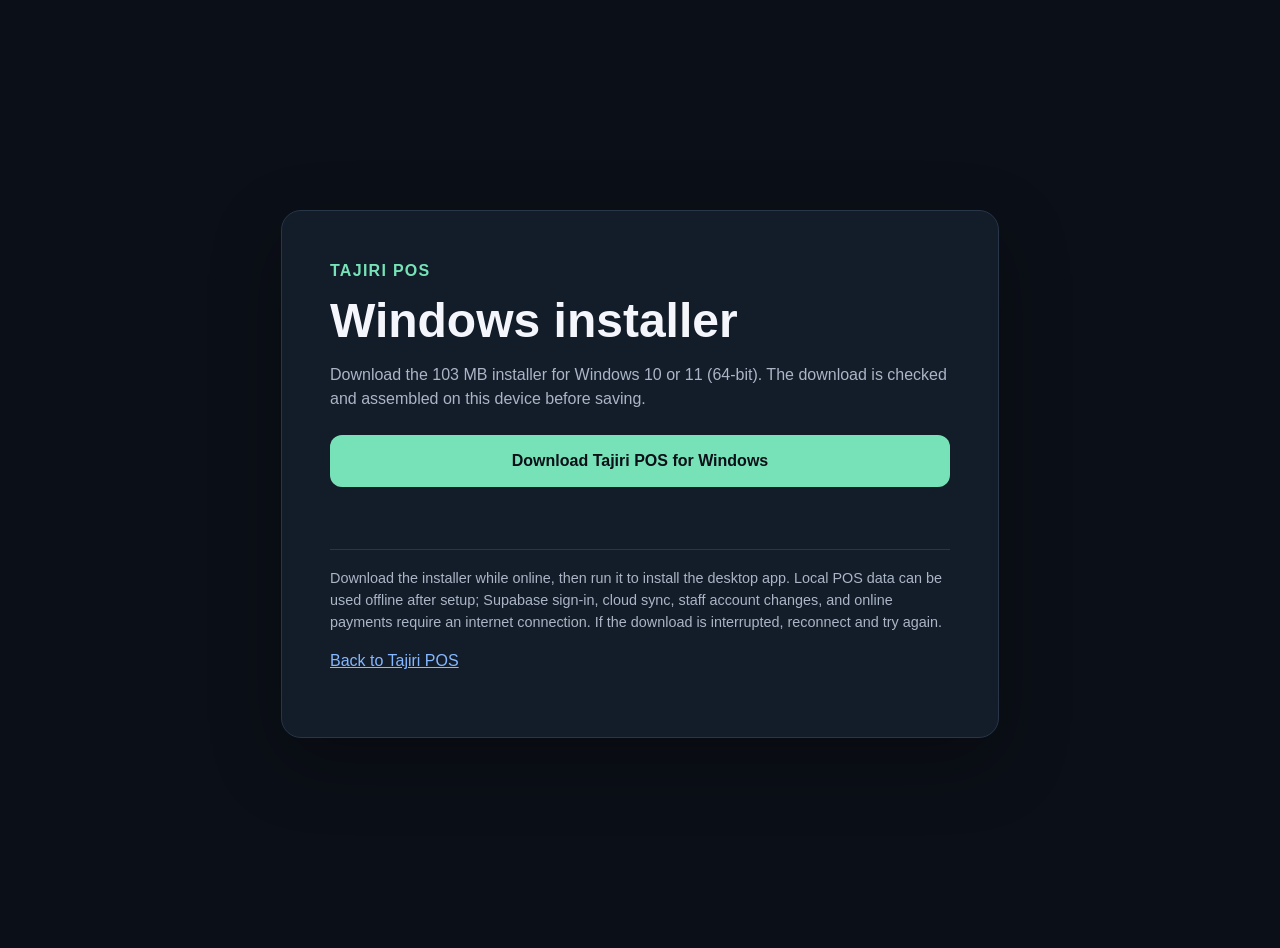
<file: download-installer.html>
<!doctype html>
<html lang="en-GB">
  <head>
    <meta charset="UTF-8" />
    <meta name="viewport" content="width=device-width, initial-scale=1" />
    <meta name="theme-color" content="#0b0f17" />
    <title>Download Tajiri POS for Windows</title>
    <style>
      :root {
        color-scheme: dark;
        font: 16px/1.5 "Segoe UI", sans-serif;
        color: #f4f6fb;
        background: #0b0f17;
      }
      body {
        min-height: 100vh;
        margin: 0;
        padding: 24px;
        display: grid;
        place-items: center;
      }
      main {
        width: min(100%, 620px);
        padding: clamp(24px, 6vw, 48px);
        border: 1px solid #293548;
        border-radius: 20px;
        background: #131c29;
        box-shadow: 0 24px 70px rgb(0 0 0 / 28%);
      }
      .brand {
        margin: 0 0 12px;
        color: #77e2b8;
        font-weight: 700;
        letter-spacing: 0.08em;
        text-transform: uppercase;
      }
      h1 {
        margin: 0;
        font-size: clamp(2rem, 6vw, 3rem);
        line-height: 1.1;
      }
      .summary,
      .notice {
        color: #aab5c6;
      }
      .summary {
        margin: 16px 0 24px;
      }
      button {
        width: 100%;
        min-height: 52px;
        padding: 12px 18px;
        border: 0;
        border-radius: 12px;
        color: #0b0f17;
        background: #77e2b8;
        font: inherit;
        font-weight: 700;
        cursor: pointer;
      }
      button:disabled {
        cursor: wait;
        opacity: 0.7;
      }
      progress {
        width: 100%;
        height: 10px;
        margin-top: 18px;
        accent-color: #77e2b8;
      }
      #downloadStatus {
        min-height: 1.5em;
        color: #dce5f2;
      }
      .notice {
        margin: 22px 0 0;
        padding-top: 18px;
        border-top: 1px solid #293548;
        font-size: 0.9rem;
      }
      a {
        color: #86b8ff;
      }
    </style>
  </head>
  <body>
    <main>
      <p class="brand">Tajiri POS</p>
      <h1>Windows installer</h1>
      <p class="summary">
        Download the 103 MB installer for Windows 10 or 11 (64-bit). The
        download is checked and assembled on this device before saving.
      </p>
      <button id="downloadButton" type="button">
        Download Tajiri POS for Windows
      </button>
      <progress id="downloadProgress" max="2" value="0" hidden></progress>
      <p id="downloadStatus" role="status" aria-live="polite"></p>
      <p class="notice">
        Download the installer while online, then run it to install the
        desktop app. Local POS data can be used offline after setup; Supabase
        sign-in, cloud sync, staff account changes, and online payments require
        an internet connection. If the download is interrupted, reconnect and
        try again.
      </p>
      <p><a href="./main.html">Back to Tajiri POS</a></p>
    </main>
    <script>
      const installerParts = [
        {
          url: "./downloads/TajiriPOSSetup-1.0.0.exe.part1",
          bytes: 90000000,
          sha256: "cba175b3330c7abb72ee3273c6300923d6056cb2f1f2f1c05fd16b977646306b",
        },
        {
          url: "./downloads/TajiriPOSSetup-1.0.0.exe.part2",
          bytes: 12843536,
          sha256: "4b0db9f610064c4a6e816e0d251d7da5ef3fa9f7c79f88598db5b0efbded3b60",
        },
      ];
      const downloadButton = document.querySelector("#downloadButton");
      const downloadProgress = document.querySelector("#downloadProgress");
      const downloadStatus = document.querySelector("#downloadStatus");

      async function sha256(buffer) {
        const digest = await crypto.subtle.digest("SHA-256", buffer);
        return Array.from(new Uint8Array(digest), byte =>
          byte.toString(16).padStart(2, "0"),
        ).join("");
      }

      downloadButton.addEventListener("click", async () => {
        downloadButton.disabled = true;
        downloadProgress.hidden = false;
        downloadProgress.value = 0;
        const buffers = [];

        try {
          for (const [index, part] of installerParts.entries()) {
            downloadStatus.textContent =
              `Downloading installer file ${index + 1} of ${installerParts.length}…`;
            const response = await fetch(part.url, { cache: "force-cache" });
            if (!response.ok) {
              throw new Error(`Could not download installer file ${index + 1} (${response.status}).`);
            }
            const buffer = await response.arrayBuffer();
            if (buffer.byteLength !== part.bytes) {
              throw new Error(`Installer file ${index + 1} is incomplete. Please retry the download.`);
            }
            if (await sha256(buffer) !== part.sha256) {
              throw new Error(`Installer file ${index + 1} failed its integrity check. Please retry.`);
            }
            buffers.push(buffer);
            downloadProgress.value = index + 1;
          }

          const installer = new Blob(buffers, {
            type: "application/vnd.microsoft.portable-executable",
          });
          const installerUrl = URL.createObjectURL(installer);
          const link = document.createElement("a");
          link.href = installerUrl;
          link.download = "TajiriPOSSetup-1.0.0.exe";
          document.body.appendChild(link);
          link.click();
          link.remove();
          window.setTimeout(() => URL.revokeObjectURL(installerUrl), 60_000);
          downloadStatus.textContent =
            "Installer verified and saved. Open TajiriPOSSetup-1.0.0.exe to install.";
        } catch (error) {
          console.error("Could not assemble the Tajiri POS installer:", error);
          downloadStatus.textContent = error.message ||
            "Could not download the installer. Check your connection and try again.";
        } finally {
          downloadButton.disabled = false;
        }
      });
    </script>
  </body>
</html>
</file>
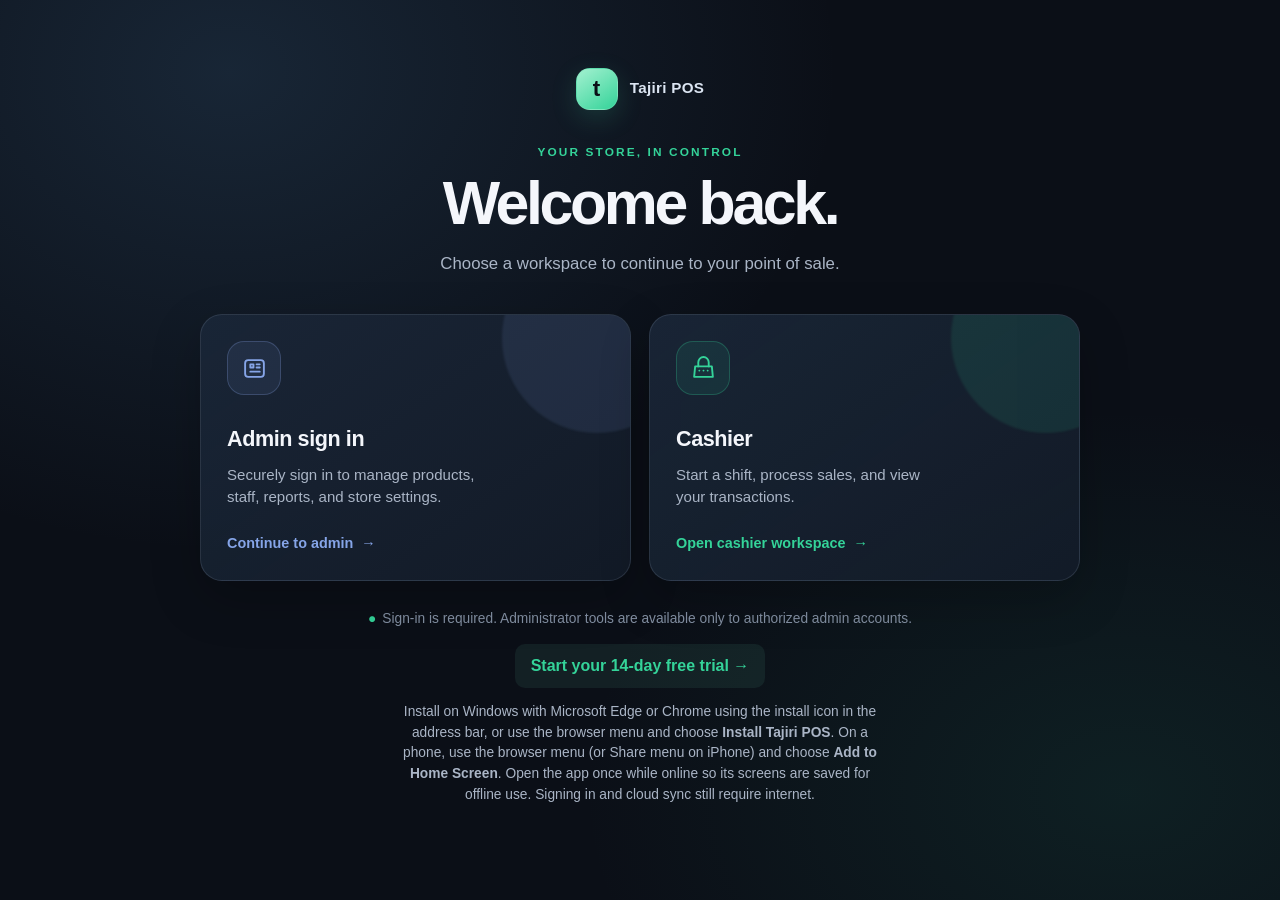
<file: main.html>
<!doctype html>
<html lang="en-GB">
  <head>
    <meta charset="UTF-8" />
    <meta name="viewport" content="width=device-width, initial-scale=1" />
    <meta name="theme-color" content="#0d1518" />
    <link rel="manifest" href="./manifest.webmanifest" />
    <link rel="icon" href="./icons/tajiri-pos.svg" type="image/svg+xml" />
    <title>Tajiri POS · Main Menu</title>
    <style>
      :root {
        color-scheme: dark;
        --bg: #0b0f17;
        --panel: rgb(19 28 41 / 88%);
        --line: rgb(163 181 204 / 16%);
        --text: #f4f6fb;
        --muted: #aab5c6;
        --green: #34d399;
        --blue: #86a5e8;
      }
      * {
        box-sizing: border-box;
      }
      html {
        min-width: 320px;
      }
      body {
        min-height: 100vh;
        margin: 0;
        padding: 40px 22px;
        display: grid;
        place-items: center;
        overflow-x: hidden;
        color: var(--text);
        background:
          radial-gradient(
            ellipse at 18% 8%,
            rgb(70 119 163 / 22%),
            transparent 38rem
          ),
          radial-gradient(
            ellipse at 88% 88%,
            rgb(33 126 102 / 15%),
            transparent 34rem
          ),
          var(--bg);
        font:
          16px/1.5 "DM Sans",
          "Segoe UI",
          sans-serif;
      }
      main {
        width: min(100%, 880px);
        margin-inline: auto;
      }
      header {
        margin-bottom: 38px;
        text-align: center;
      }
      .brand {
        display: inline-flex;
        align-items: center;
        gap: 12px;
        margin-bottom: 34px;
        color: #dce5f2;
        font-size: 0.95rem;
        font-weight: 700;
        letter-spacing: 0.02em;
      }
      .brand-mark {
        font-family: "Outfit", "Segoe UI", sans-serif;
        display: inline-grid;
        width: 42px;
        height: 42px;
        place-items: center;
        border: 1px solid rgb(119 226 184 / 38%);
        border-radius: 14px;
        color: var(--bg);
        background: linear-gradient(145deg, #a3f1d0, var(--green));
        box-shadow: 0 8px 26px rgb(61 187 143 / 20%);
        font-size: 1.4rem;
        font-weight: 800;
      }
      .eyebrow {
        margin: 0 0 10px;
        color: var(--green);
        font-size: 0.74rem;
        font-weight: 700;
        letter-spacing: 0.18em;
        text-transform: uppercase;
      }
      h1 {
        margin: 0;
        font-family: "Outfit", "Segoe UI", sans-serif;
        font-size: clamp(2.2rem, 6vw, 3.8rem);
        letter-spacing: -0.055em;
        line-height: 1.08;
      }
      header p {
        margin: 14px 0 0;
        color: var(--muted);
        font-size: 1.05rem;
      }
      .page-links {
        display: grid;
        grid-template-columns: repeat(2, minmax(0, 1fr));
        gap: 18px;
      }
      .page-link {
        position: relative;
        min-height: 252px;
        padding: 26px;
        display: flex;
        flex-direction: column;
        align-items: flex-start;
        overflow: hidden;
        border: 1px solid var(--line);
        border-radius: 22px;
        color: inherit;
        background: linear-gradient(145deg, rgb(26 38 55 / 95%), var(--panel));
        box-shadow: 0 18px 50px rgb(0 0 0 / 22%);
        text-decoration: none;
        transition:
          border-color 0.2s ease,
          transform 0.2s ease,
          box-shadow 0.2s ease;
      }
      .page-link::after {
        position: absolute;
        top: -72px;
        right: -62px;
        width: 190px;
        height: 190px;
        border-radius: 50%;
        background: var(--glow);
        content: "";
        filter: blur(1px);
        opacity: 0.11;
        pointer-events: none;
      }
      .page-link.admin {
        --glow: var(--blue);
        --accent: var(--blue);
      }
      .page-link.cashier {
        --glow: var(--green);
        --accent: var(--green);
      }
      .page-link:hover,
      .page-link:focus-visible {
        transform: translateY(-4px);
        border-color: color-mix(in srgb, var(--accent), transparent 28%);
        box-shadow: 0 24px 58px rgb(0 0 0 / 32%);
        outline: none;
      }
      .page-link:focus-visible {
        box-shadow:
          0 0 0 3px var(--bg),
          0 0 0 5px var(--accent);
      }
      .page-link[hidden] {
        display: none;
      }
      .page-icon {
        width: 54px;
        height: 54px;
        margin-bottom: 28px;
        display: grid;
        place-items: center;
        border: 1px solid color-mix(in srgb, var(--accent), transparent 75%);
        border-radius: 17px;
        color: var(--accent);
        background: color-mix(in srgb, var(--accent), transparent 91%);
      }
      .page-icon svg {
        width: 25px;
        height: 25px;
      }
      .page-link strong {
        font-family: "Outfit", "Segoe UI", sans-serif;
        font-size: 1.35rem;
        letter-spacing: -0.02em;
      }
      .page-description {
        max-width: 31ch;
        margin-top: 8px;
        color: var(--muted);
        font-size: 0.94rem;
      }
      .page-cta {
        margin-top: auto;
        padding-top: 24px;
        display: flex;
        align-items: center;
        gap: 8px;
        color: var(--accent);
        font-size: 0.9rem;
        font-weight: 700;
      }
      .page-cta span {
        transition: transform 0.2s ease;
      }
      .page-link:hover .page-cta span,
      .page-link:focus-visible .page-cta span {
        transform: translateX(4px);
      }
      footer {
        margin-top: 28px;
        color: #8491a4;
        text-align: center;
        font-size: 0.86rem;
      }
      #installAppButton {
        margin-top: 22px;
        padding: 12px 18px;
        border: 1px solid rgb(119 226 184 / 35%);
        border-radius: 12px;
        color: var(--green);
        background: rgb(119 226 184 / 9%);
        font: inherit;
        font-weight: 700;
        cursor: pointer;
      }
      #installAppButton:hover,
      #installAppButton:focus-visible {
        border-color: var(--green);
        outline: 2px solid transparent;
        box-shadow: 0 0 0 3px rgb(119 226 184 / 16%);
      }
      #installAppButton[hidden] {
        display: none;
      }
      .install-help {
        max-width: 62ch;
        margin: 14px auto 0;
        color: var(--muted);
        text-align: center;
        font-size: 0.86rem;
      }
      .install-status {
        min-height: 1.4em;
        margin: 8px 0 0;
        color: var(--green);
        text-align: center;
        font-size: 0.86rem;
      }
      .footer-lock {
        margin-right: 6px;
        color: var(--green);
      }
      .trial-link {
        display: block;
        width: fit-content;
        margin: 14px auto 0;
        padding: 10px 16px;
        border-radius: 10px;
        color: var(--green);
        font-weight: 700;
        text-decoration: none;
        background: rgb(119 226 184 / 8%);
      }
      .trial-link:hover,
      .trial-link:focus-visible {
        outline: 2px solid var(--green);
        outline-offset: 3px;
      }
      .trial-link[hidden] {
        display: none;
      }
      @media (max-width: 580px) {
        body {
          padding: 30px 18px;
        }
        header {
          margin-bottom: 28px;
        }
        .brand {
          margin-bottom: 28px;
        }
        .page-links {
          grid-template-columns: 1fr;
          gap: 12px;
        }
        .page-link {
          min-height: 220px;
          padding: 23px;
        }
        .page-icon {
          margin-bottom: 20px;
        }
        footer {
          margin-top: 22px;
        }
      }
      @media (prefers-reduced-motion: reduce) {
        *,
        *::before,
        *::after {
          scroll-behavior: auto !important;
          transition-duration: 0.01ms !important;
        }
      }
    </style>
  </head>
  <body>
    <main>
      <header>
        <div class="brand">
          <span class="brand-mark" aria-hidden="true">t</span
          ><span>Tajiri POS</span>
        </div>
        <p class="eyebrow">Your store, in control</p>
        <h1>Welcome back.</h1>
        <p>Choose a workspace to continue to your point of sale.</p>
      </header>
      <nav class="page-links" aria-label="Application pages">
        <a class="page-link admin" href="admin.html">
          <span class="page-icon" aria-hidden="true">
            <svg
              viewBox="0 0 24 24"
              fill="none"
              stroke="currentColor"
              stroke-width="1.8"
              stroke-linecap="round"
              stroke-linejoin="round"
            >
              <rect x="3" y="4" width="18" height="16" rx="3" />
              <path d="M8 8h3v3H8zM14 8h3M14 11h3M8 15h9" />
            </svg>
          </span>
          <strong>Admin sign in</strong>
          <span class="page-description"
            >Securely sign in to manage products, staff, reports, and store settings.</span
          >
          <span class="page-cta"
            >Continue to admin <span aria-hidden="true">→</span></span
          >
        </a>
        <a class="page-link cashier" href="cashier.html">
          <span class="page-icon" aria-hidden="true">
            <svg
              viewBox="0 0 24 24"
              fill="none"
              stroke="currentColor"
              stroke-width="1.8"
              stroke-linecap="round"
              stroke-linejoin="round"
            >
              <path d="M4 10h16l1 10H3l1-10Z" />
              <path d="M7 10V6a5 5 0 0 1 10 0v4M8 14h.01M12 14h.01M16 14h.01" />
            </svg>
          </span>
          <strong>Cashier</strong>
          <span class="page-description"
            >Start a shift, process sales, and view your transactions.</span
          >
          <span class="page-cta"
            >Open cashier workspace <span aria-hidden="true">→</span></span
          >
        </a>
      </nav>
      <footer>
        <span class="footer-lock" aria-hidden="true">●</span>Sign-in is required.
        Administrator tools are available only to authorized admin accounts.
      </footer>
      <a class="trial-link" href="admin.html" id="startTrialLink">
        Start your 14-day free trial →
      </a>
      <button id="installAppButton" type="button" hidden>Install Tajiri POS</button>
      <p class="install-help" id="installHelp">
        Install on Windows with Microsoft Edge or Chrome using the install icon
        in the address bar, or use the browser menu and choose
        <strong>Install Tajiri POS</strong>. On a phone, use the browser menu
        (or Share menu on iPhone) and choose <strong>Add to Home Screen</strong>.
        Open the app once while online so its screens are saved for offline use.
        Signing in and cloud sync still require internet.
      </p>
      <p class="install-status" id="installStatus" aria-live="polite"></p>
    </main>
    <script>
      const installButton = document.querySelector("#installAppButton");
      const installHelp = document.querySelector("#installHelp");
      const installStatus = document.querySelector("#installStatus");
      let installPrompt;

      function isInstalled() {
        return window.matchMedia?.("(display-mode: standalone)").matches ||
          window.navigator.standalone === true;
      }

      function updateInstallState() {
        if (isInstalled()) {
          installButton.hidden = true;
          installHelp.hidden = true;
          installStatus.textContent = "Tajiri POS is installed on this device.";
          return;
        }
        installHelp.hidden = false;
      }

      window.addEventListener("beforeinstallprompt", event => {
        event.preventDefault();
        installPrompt = event;
        installButton.hidden = false;
      });
      installButton.addEventListener("click", async () => {
        if (!installPrompt) {
          installStatus.textContent = "Use the browser menu to install Tajiri POS.";
          return;
        }
        const prompt = installPrompt;
        installPrompt = null;
        installButton.hidden = true;
        try {
          await prompt.prompt();
          const choice = await prompt.userChoice;
          installStatus.textContent = choice.outcome === "accepted"
            ? "Tajiri POS installation started."
            : "Installation was cancelled. You can install it later from the browser menu.";
        } catch (error) {
          console.error("Could not start Tajiri POS installation:", error);
          installStatus.textContent = "Installation did not start. Use the browser menu to install Tajiri POS.";
        }
      });
      window.addEventListener("appinstalled", () => {
        installPrompt = null;
        installButton.hidden = true;
        installHelp.hidden = true;
        installStatus.textContent = "Tajiri POS is installed on this device.";
      });
      updateInstallState();

      if ("serviceWorker" in navigator && window.location.protocol !== "file:") {
        window.addEventListener("load", () => {
          navigator.serviceWorker.register("./service-worker.js").catch(error => {
            console.error("Could not register the Tajiri POS app shell:", error);
          });
        });
      }

      function readSignedRole(storage, userKey, roleKey, signatureKey) {
        const user = storage.getItem(userKey);
        const role = storage.getItem(roleKey);
        const signature = storage.getItem(signatureKey);
        if (!user || !role || !signature) return null;

        const value = `${String(user).trim()}|${String(role).trim()}|tajiri-pos-session-v1`;
        let hash = 2166136261;
        for (let index = 0; index < value.length; index += 1) {
          hash = Math.imul(hash ^ value.charCodeAt(index), 16777619);
        }
        if (signature !== (hash >>> 0).toString(16).padStart(8, "0")) {
          return null;
        }
        return {
          user: String(user).trim().toLowerCase(),
          role: String(role).trim().toLowerCase(),
        };
      }

      const session =
        readSignedRole(
          sessionStorage,
          "tajiri-session-user",
          "tajiri-session-role",
          "tajiri-session-signature",
        ) ||
        readSignedRole(
          localStorage,
          "tajiri-remembered-user",
          "tajiri-remembered-role",
          "tajiri-remembered-signature",
        );
      if (session?.role === "cashier") {
        const adminLink = document.querySelector(".page-link.admin");
        if (adminLink) adminLink.hidden = true;
      }
      if (session) document.querySelector("#startTrialLink").hidden = true;
    </script>
  </body>
</html>
</file>
